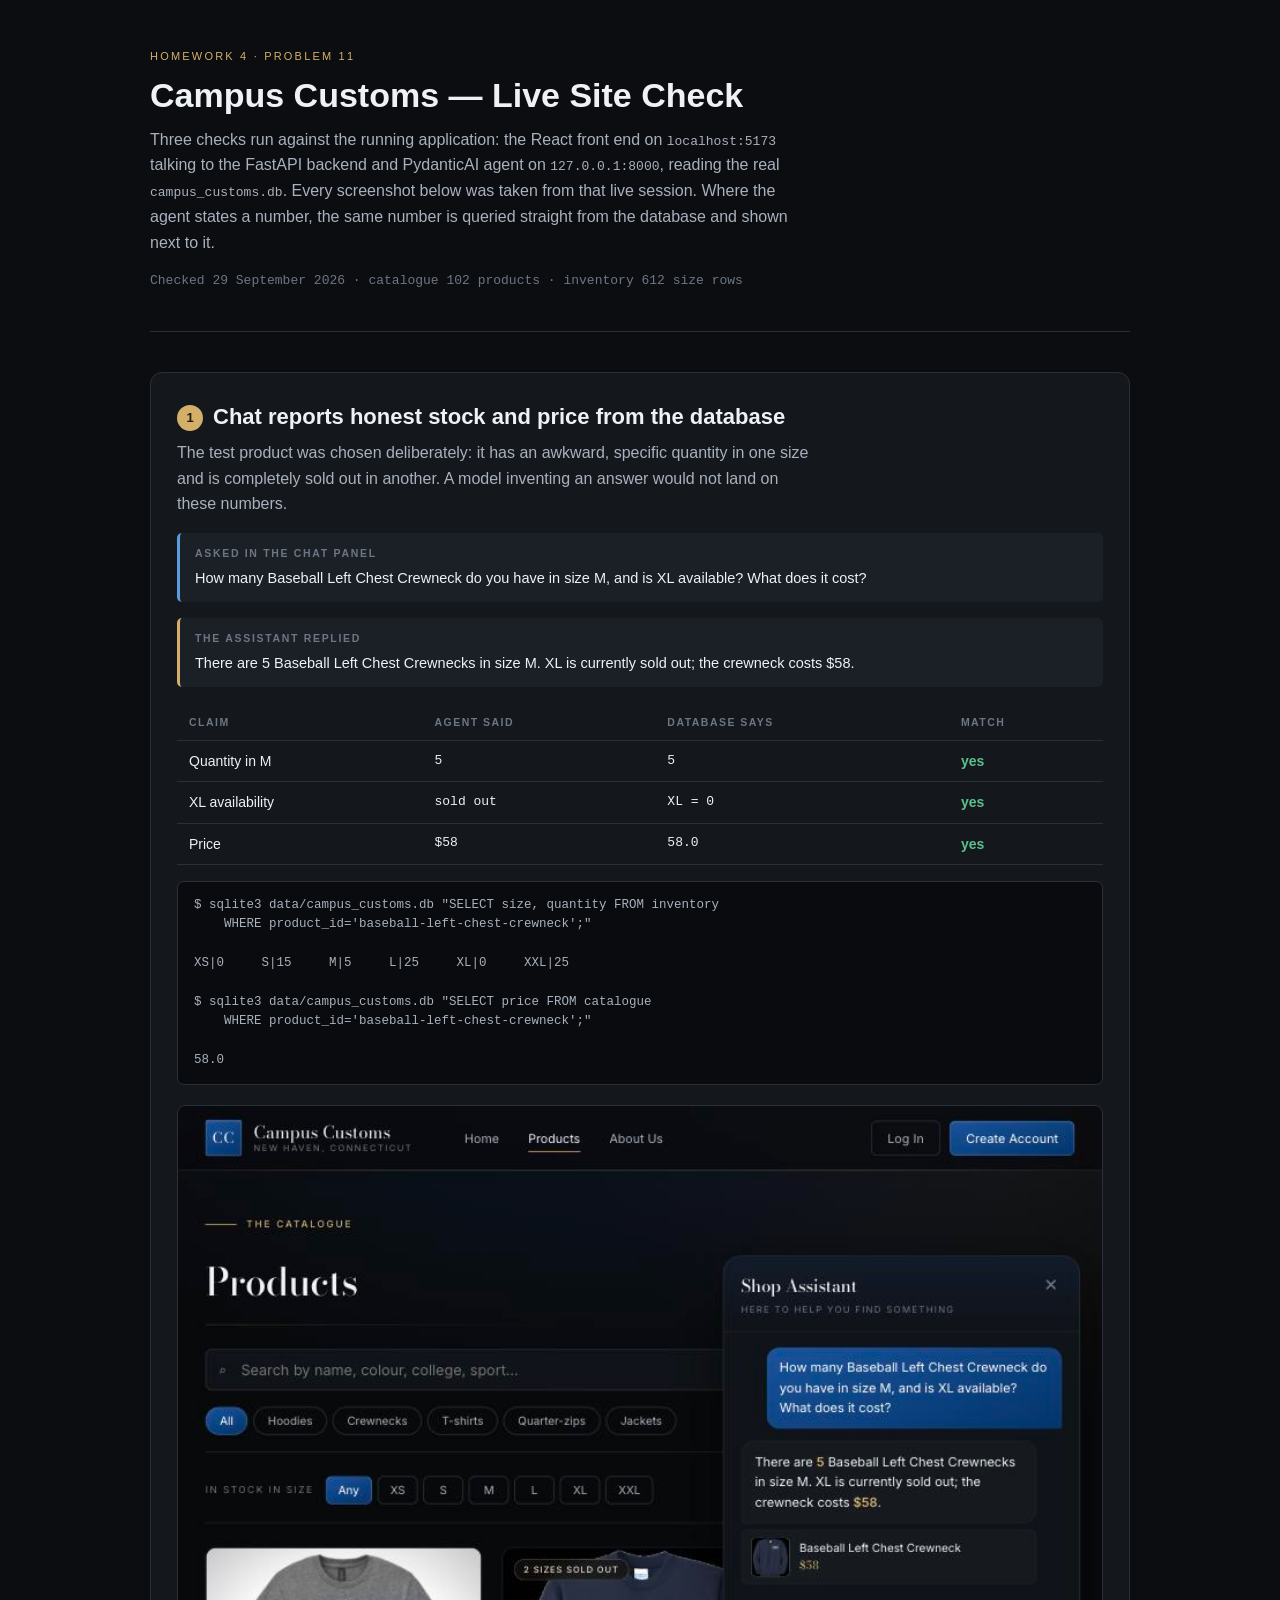
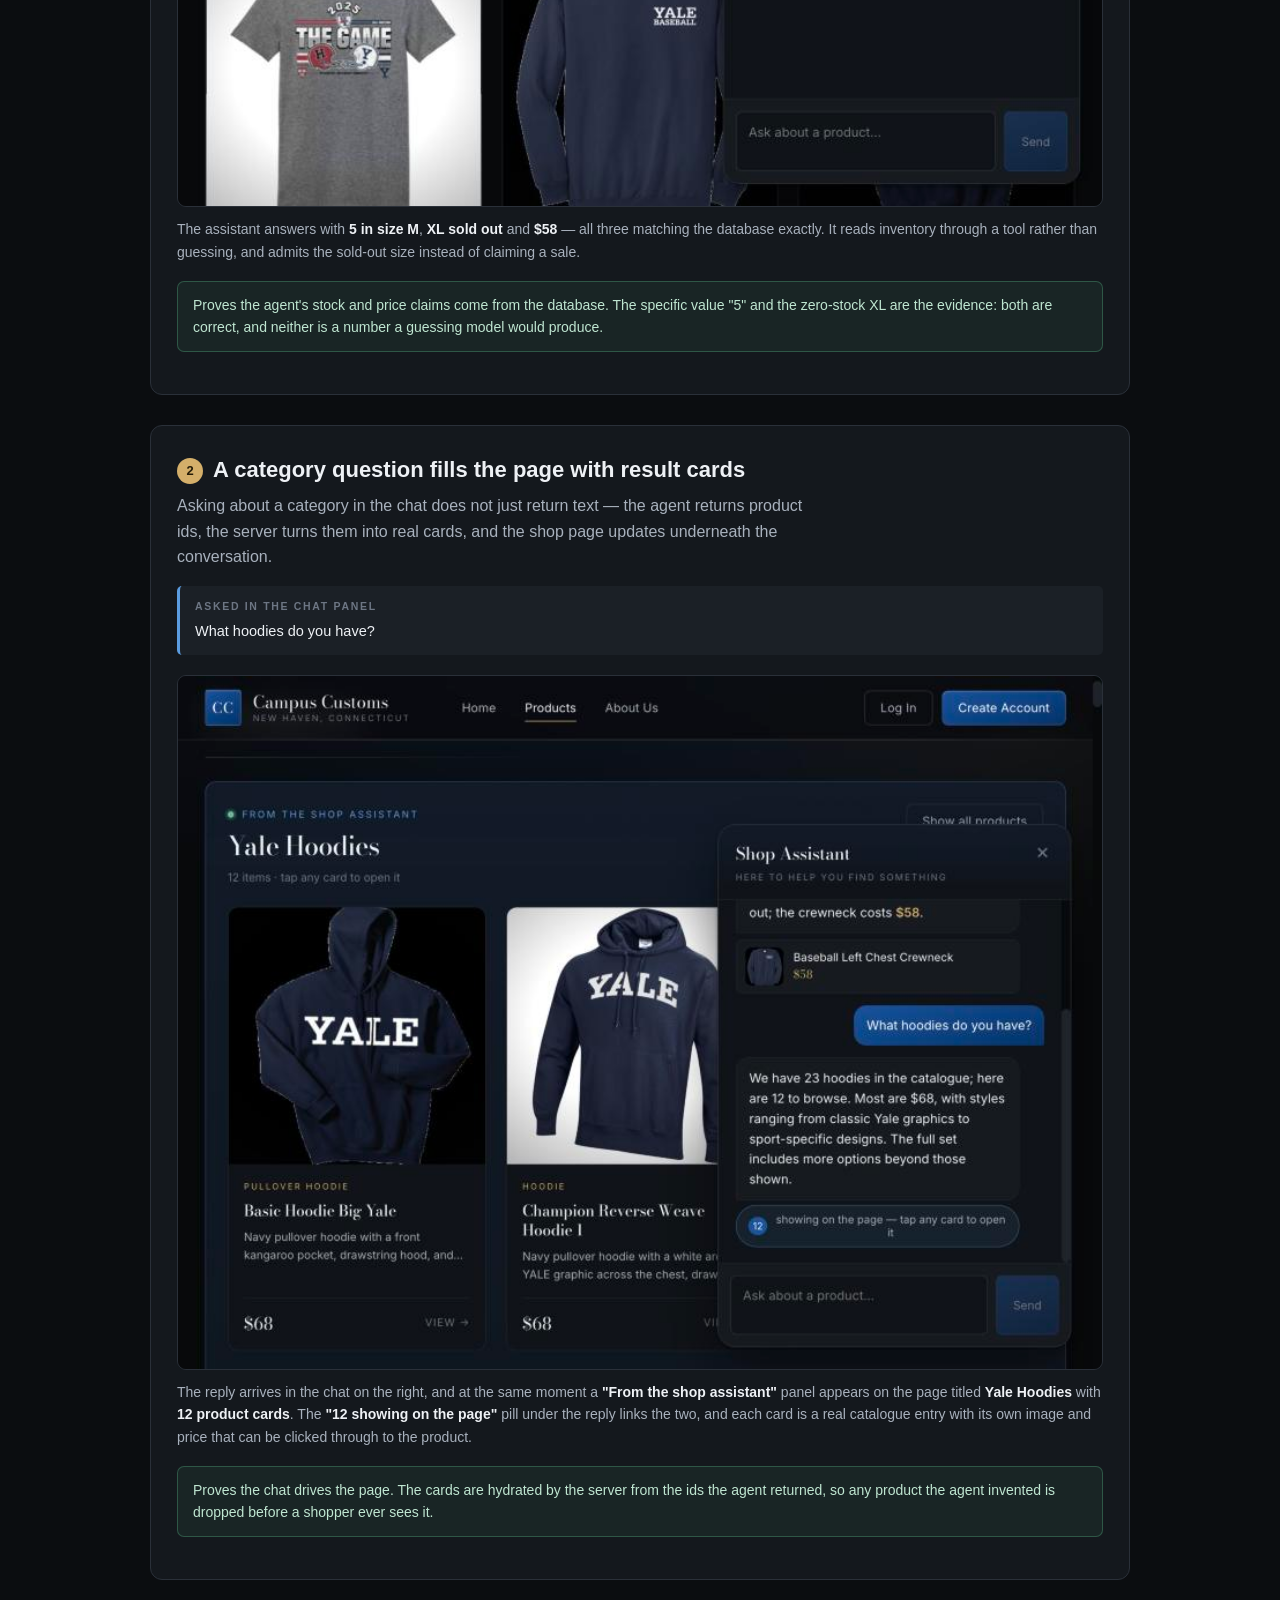
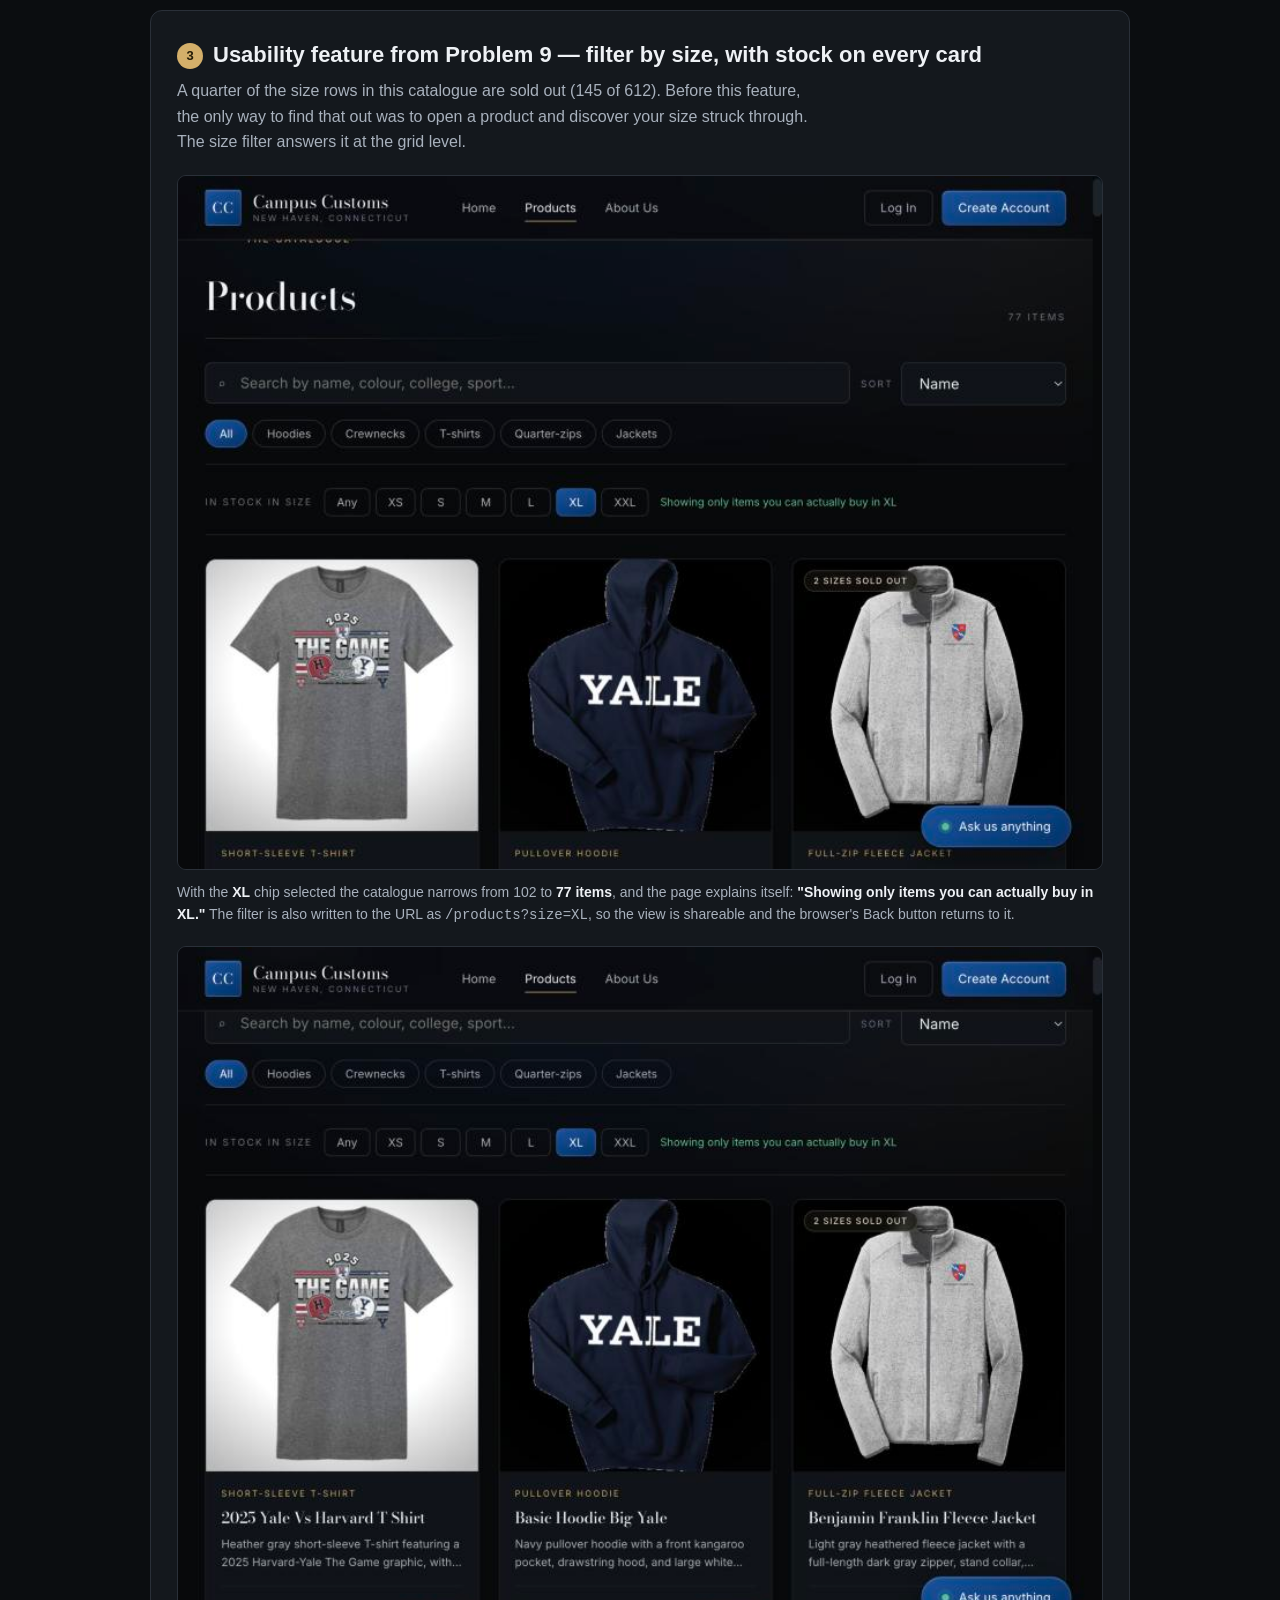
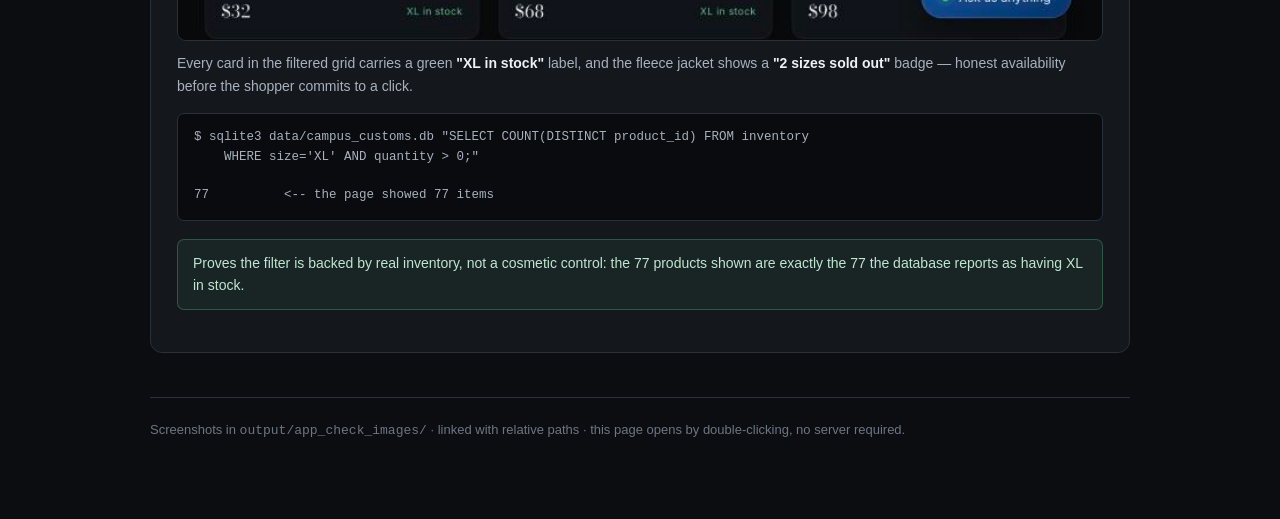
<file: output/app_check.html>
<!doctype html>
<html lang="en">
  <head>
    <meta charset="utf-8" />
    <meta name="viewport" content="width=device-width, initial-scale=1" />
    <title>Campus Customs — App Check</title>
    <style>
      :root {
        --ink: #0b0d10;
        --surface: #14181d;
        --surface-2: #1b2026;
        --line: #2a3039;
        --text: #eef1f5;
        --dim: #a8b1bd;
        --faint: #6d7684;
        --brass: #d4af6a;
        --good: #5cc08d;
        --blue: #5b9ce0;
        --sans: -apple-system, BlinkMacSystemFont, 'Segoe UI', Helvetica, Arial, sans-serif;
        --mono: ui-monospace, SFMono-Regular, Menlo, Consolas, monospace;
      }

      * { box-sizing: border-box; }

      body {
        margin: 0;
        padding: 48px 24px 80px;
        background: var(--ink);
        color: var(--text);
        font-family: var(--sans);
        line-height: 1.6;
        -webkit-font-smoothing: antialiased;
      }

      .wrap { max-width: 980px; margin: 0 auto; }

      header.top {
        border-bottom: 1px solid var(--line);
        padding-bottom: 26px;
        margin-bottom: 40px;
      }

      .eyebrow {
        font-size: 11px;
        letter-spacing: 0.2em;
        text-transform: uppercase;
        color: var(--brass);
        margin: 0 0 10px;
      }

      h1 { font-size: 34px; line-height: 1.15; margin: 0 0 12px; font-weight: 600; }
      h2 { font-size: 22px; margin: 0 0 6px; font-weight: 600; }

      .lede { color: var(--dim); margin: 0; max-width: 72ch; }

      .meta {
        margin-top: 16px;
        font-size: 13px;
        color: var(--faint);
        font-family: var(--mono);
      }

      section.check {
        background: var(--surface);
        border: 1px solid var(--line);
        border-radius: 12px;
        padding: 26px 26px 28px;
        margin-bottom: 30px;
      }

      .num {
        display: inline-grid;
        place-items: center;
        width: 26px;
        height: 26px;
        border-radius: 50%;
        background: var(--brass);
        color: #241c08;
        font-size: 13px;
        font-weight: 700;
        margin-right: 10px;
        vertical-align: 2px;
      }

      .asked {
        margin: 16px 0 6px;
        padding: 12px 15px;
        background: var(--surface-2);
        border-left: 3px solid var(--blue);
        border-radius: 5px;
        font-size: 14.5px;
        color: var(--text);
      }

      .asked b {
        display: block;
        font-size: 10.5px;
        letter-spacing: 0.16em;
        text-transform: uppercase;
        color: var(--faint);
        font-weight: 600;
        margin-bottom: 5px;
      }

      figure { margin: 20px 0 0; }

      img {
        width: 100%;
        display: block;
        border: 1px solid var(--line);
        border-radius: 9px;
        background: #000;
      }

      figcaption {
        margin-top: 11px;
        font-size: 14px;
        color: var(--dim);
      }

      figcaption strong { color: var(--text); font-weight: 600; }

      table {
        width: 100%;
        border-collapse: collapse;
        margin: 18px 0 4px;
        font-size: 14px;
      }

      th, td {
        text-align: left;
        padding: 9px 12px;
        border-bottom: 1px solid var(--line);
      }

      th {
        font-size: 10.5px;
        letter-spacing: 0.14em;
        text-transform: uppercase;
        color: var(--faint);
        font-weight: 600;
      }

      td.val { font-family: var(--mono); font-size: 13px; }

      .match { color: var(--good); font-weight: 600; }

      pre {
        background: #090b0e;
        border: 1px solid var(--line);
        border-radius: 7px;
        padding: 14px 16px;
        overflow-x: auto;
        font-family: var(--mono);
        font-size: 12.5px;
        line-height: 1.55;
        color: var(--dim);
        margin: 16px 0 0;
      }

      .verdict {
        margin-top: 18px;
        padding: 12px 15px;
        background: rgba(92, 192, 141, 0.08);
        border: 1px solid rgba(92, 192, 141, 0.32);
        border-radius: 7px;
        font-size: 14px;
        color: #bfe6d1;
      }

      footer.bot {
        margin-top: 44px;
        padding-top: 22px;
        border-top: 1px solid var(--line);
        font-size: 13px;
        color: var(--faint);
      }
    </style>
  </head>

  <body>
    <div class="wrap">
      <header class="top">
        <p class="eyebrow">Homework 4 · Problem 11</p>
        <h1>Campus Customs — Live Site Check</h1>
        <p class="lede">
          Three checks run against the running application: the React front end on
          <code>localhost:5173</code> talking to the FastAPI backend and PydanticAI agent on
          <code>127.0.0.1:8000</code>, reading the real <code>campus_customs.db</code>.
          Every screenshot below was taken from that live session. Where the agent states a
          number, the same number is queried straight from the database and shown next to it.
        </p>
        <p class="meta">Checked 29 September 2026 · catalogue 102 products · inventory 612 size rows</p>
      </header>

      <!-- ============ CHECK 1 ============ -->
      <section class="check">
        <h2><span class="num">1</span>Chat reports honest stock and price from the database</h2>
        <p class="lede">
          The test product was chosen deliberately: it has an awkward, specific quantity in one
          size and is completely sold out in another. A model inventing an answer would not
          land on these numbers.
        </p>

        <div class="asked">
          <b>Asked in the chat panel</b>
          How many Baseball Left Chest Crewneck do you have in size M, and is XL available?
          What does it cost?
        </div>

        <div class="asked" style="border-left-color: var(--brass)">
          <b>The assistant replied</b>
          There are 5 Baseball Left Chest Crewnecks in size M. XL is currently sold out; the
          crewneck costs $58.
        </div>

        <table>
          <thead>
            <tr><th>Claim</th><th>Agent said</th><th>Database says</th><th>Match</th></tr>
          </thead>
          <tbody>
            <tr><td>Quantity in M</td><td class="val">5</td><td class="val">5</td><td class="match">yes</td></tr>
            <tr><td>XL availability</td><td class="val">sold out</td><td class="val">XL = 0</td><td class="match">yes</td></tr>
            <tr><td>Price</td><td class="val">$58</td><td class="val">58.0</td><td class="match">yes</td></tr>
          </tbody>
        </table>

        <pre>$ sqlite3 data/campus_customs.db "SELECT size, quantity FROM inventory
    WHERE product_id='baseball-left-chest-crewneck';"

XS|0     S|15     M|5     L|25     XL|0     XXL|25

$ sqlite3 data/campus_customs.db "SELECT price FROM catalogue
    WHERE product_id='baseball-left-chest-crewneck';"

58.0</pre>

        <figure>
          <img src="app_check_images/inventory.jpg" alt="Chat panel showing the assistant reporting 5 in size M, XL sold out, and a price of $58" />
          <figcaption>
            The assistant answers with <strong>5 in size M</strong>, <strong>XL sold out</strong> and
            <strong>$58</strong> — all three matching the database exactly. It reads inventory through
            a tool rather than guessing, and admits the sold-out size instead of claiming a sale.
          </figcaption>
        </figure>

        <p class="verdict">
          Proves the agent's stock and price claims come from the database. The specific value
          "5" and the zero-stock XL are the evidence: both are correct, and neither is a number
          a guessing model would produce.
        </p>
      </section>

      <!-- ============ CHECK 2 ============ -->
      <section class="check">
        <h2><span class="num">2</span>A category question fills the page with result cards</h2>
        <p class="lede">
          Asking about a category in the chat does not just return text — the agent returns
          product ids, the server turns them into real cards, and the shop page updates
          underneath the conversation.
        </p>

        <div class="asked">
          <b>Asked in the chat panel</b>
          What hoodies do you have?
        </div>

        <figure>
          <img src="app_check_images/category-cards.jpg" alt="Products page showing a From the shop assistant panel titled Yale Hoodies with 12 product cards, next to the chat reply" />
          <figcaption>
            The reply arrives in the chat on the right, and at the same moment a
            <strong>"From the shop assistant"</strong> panel appears on the page titled
            <strong>Yale Hoodies</strong> with <strong>12 product cards</strong>. The
            <strong>"12 showing on the page"</strong> pill under the reply links the two, and each
            card is a real catalogue entry with its own image and price that can be clicked
            through to the product.
          </figcaption>
        </figure>

        <p class="verdict">
          Proves the chat drives the page. The cards are hydrated by the server from the ids the
          agent returned, so any product the agent invented is dropped before a shopper ever
          sees it.
        </p>
      </section>

      <!-- ============ CHECK 3 ============ -->
      <section class="check">
        <h2><span class="num">3</span>Usability feature from Problem 9 — filter by size, with stock on every card</h2>
        <p class="lede">
          A quarter of the size rows in this catalogue are sold out (145 of 612). Before this
          feature, the only way to find that out was to open a product and discover your size
          struck through. The size filter answers it at the grid level.
        </p>

        <figure>
          <img src="app_check_images/size-filter-count.jpg" alt="Products page with the XL size chip selected, showing 77 items and a note reading Showing only items you can actually buy in XL" />
          <figcaption>
            With the <strong>XL</strong> chip selected the catalogue narrows from 102 to
            <strong>77 items</strong>, and the page explains itself:
            <strong>"Showing only items you can actually buy in XL."</strong> The filter is also
            written to the URL as <code>/products?size=XL</code>, so the view is shareable and the
            browser's Back button returns to it.
          </figcaption>
        </figure>

        <figure>
          <img src="app_check_images/size-filter-cards.jpg" alt="Filtered product cards each showing an XL in stock label, with a 2 sizes sold out badge on one card" />
          <figcaption>
            Every card in the filtered grid carries a green <strong>"XL in stock"</strong> label, and
            the fleece jacket shows a <strong>"2 sizes sold out"</strong> badge — honest availability
            before the shopper commits to a click.
          </figcaption>
        </figure>

        <pre>$ sqlite3 data/campus_customs.db "SELECT COUNT(DISTINCT product_id) FROM inventory
    WHERE size='XL' AND quantity > 0;"

77          <-- the page showed 77 items</pre>

        <p class="verdict">
          Proves the filter is backed by real inventory, not a cosmetic control: the 77 products
          shown are exactly the 77 the database reports as having XL in stock.
        </p>
      </section>

      <footer class="bot">
        Screenshots in <code>output/app_check_images/</code> · linked with relative paths ·
        this page opens by double-clicking, no server required.
      </footer>
    </div>
  </body>
</html>
</file>
